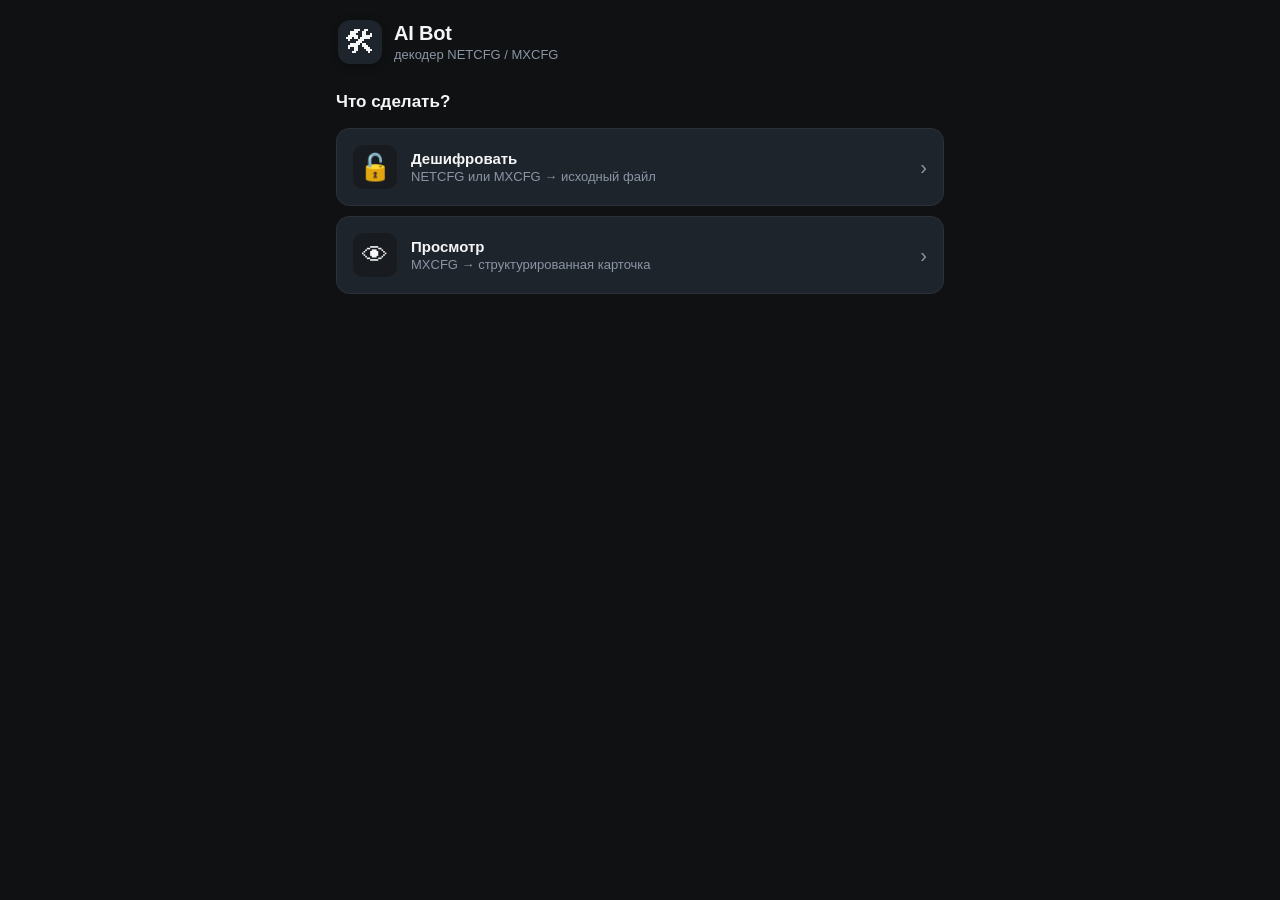
<file: frontend/index.html>
<!DOCTYPE html>
<html lang="ru">
<head>
  <meta charset="utf-8" />
  <meta name="viewport" content="width=device-width, initial-scale=1, viewport-fit=cover" />
  <meta name="theme-color" content="#0f1113" />
  <title>AI Bot · декодер конфигов</title>
  <script src="https://telegram.org/js/telegram-web-app.js"></script>
  <script>
    // Injected at deploy time with the backend URL. Falls back to same origin
    // when empty (useful for local dev with a reverse proxy).
    window.BACKEND_URL = "https://ai-bot-miniapp-backen-fiorcvkt.fly.dev";
  </script>
  <link rel="stylesheet" href="styles.css" />
</head>
<body>
  <main id="app">
    <header class="app-header">
      <div class="logo">🛠</div>
      <div>
        <h1>AI Bot</h1>
        <p class="subtitle">декодер NETCFG / MXCFG</p>
      </div>
    </header>

    <section id="screen-home" class="screen active">
      <h2>Что сделать?</h2>
      <div class="card-list">
        <button class="card" data-action="decrypt" type="button">
          <div class="card-icon">🔓</div>
          <div class="card-body">
            <div class="card-title">Дешифровать</div>
            <div class="card-desc">NETCFG или MXCFG → исходный файл</div>
          </div>
          <div class="card-chevron">›</div>
        </button>
        <button class="card" data-action="view" type="button">
          <div class="card-icon">👁</div>
          <div class="card-body">
            <div class="card-title">Просмотр</div>
            <div class="card-desc">MXCFG → структурированная карточка</div>
          </div>
          <div class="card-chevron">›</div>
        </button>
      </div>
    </section>

    <section id="screen-type" class="screen">
      <h2 id="type-title">Выбери тип файла</h2>
      <div class="card-list" id="type-list"></div>
    </section>

    <section id="screen-upload" class="screen">
      <h2 id="upload-title">Загрузи файл</h2>
      <p class="hint" id="upload-hint">Максимальный размер — 20 МБ</p>
      <label class="uploader">
        <input type="file" id="file-input" />
        <div class="uploader-body">
          <div class="uploader-icon">📎</div>
          <div class="uploader-title">Нажми, чтобы выбрать файл</div>
          <div class="uploader-hint">или перетащи сюда</div>
        </div>
      </label>
      <div id="selected-file" class="selected-file hidden"></div>
      <div class="button-row">
        <button id="btn-process" class="btn-primary" disabled type="button">
          ⚙ Обработать
        </button>
      </div>
    </section>

    <section id="screen-loading" class="screen screen-center">
      <div class="spinner"></div>
      <p class="muted">Обрабатываю файл…</p>
    </section>

    <section id="screen-result" class="screen">
      <h2 id="result-title">Готово</h2>
      <div id="result-body"></div>
      <div class="button-row">
        <button id="btn-download" class="btn-primary hidden" type="button">
          ⬇ Скачать
        </button>
      </div>
    </section>

    <div id="toast" class="toast hidden"></div>
  </main>

  <script src="app.js"></script>
</body>
</html>
</file>
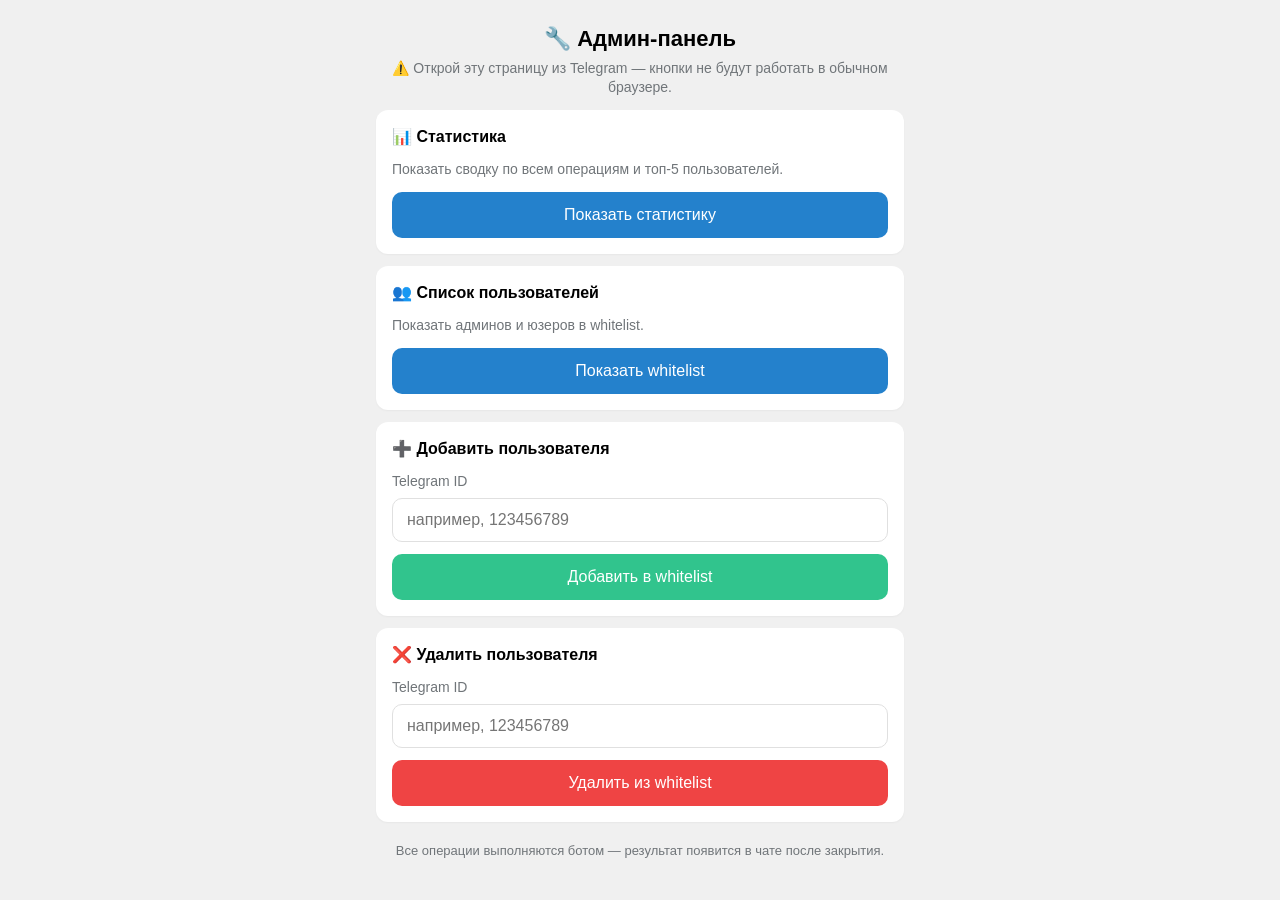
<file: webapp/index.html>
<!DOCTYPE html>
<html lang="ru">
<head>
  <meta charset="UTF-8">
  <meta name="viewport" content="width=device-width, initial-scale=1.0, viewport-fit=cover">
  <meta name="color-scheme" content="light dark">
  <title>ai_bot — Админ-панель</title>
  <script src="https://telegram.org/js/telegram-web-app.js"></script>
  <link rel="stylesheet" href="style.css">
</head>
<body>
  <main class="app">
    <header class="header">
      <h1>🔧 Админ-панель</h1>
      <p class="subtitle" id="user-info">Загрузка...</p>
    </header>

    <section class="card" aria-labelledby="stats-heading">
      <h2 id="stats-heading">📊 Статистика</h2>
      <p class="hint">
        Показать сводку по всем операциям и топ-5 пользователей.
      </p>
      <button type="button" class="btn btn-primary" data-op="stats">
        Показать статистику
      </button>
    </section>

    <section class="card" aria-labelledby="list-heading">
      <h2 id="list-heading">👥 Список пользователей</h2>
      <p class="hint">
        Показать админов и юзеров в whitelist.
      </p>
      <button type="button" class="btn btn-primary" data-op="list">
        Показать whitelist
      </button>
    </section>

    <section class="card" aria-labelledby="add-heading">
      <h2 id="add-heading">➕ Добавить пользователя</h2>
      <label class="field">
        <span>Telegram ID</span>
        <input
          type="number"
          inputmode="numeric"
          pattern="-?\d+"
          placeholder="например, 123456789"
          id="add-input"
          autocomplete="off"
        >
      </label>
      <button type="button" class="btn btn-success" data-op="add">
        Добавить в whitelist
      </button>
    </section>

    <section class="card" aria-labelledby="remove-heading">
      <h2 id="remove-heading">❌ Удалить пользователя</h2>
      <label class="field">
        <span>Telegram ID</span>
        <input
          type="number"
          inputmode="numeric"
          pattern="-?\d+"
          placeholder="например, 123456789"
          id="remove-input"
          autocomplete="off"
        >
      </label>
      <button type="button" class="btn btn-danger" data-op="remove">
        Удалить из whitelist
      </button>
    </section>

    <p class="footer-note">
      Все операции выполняются ботом — результат появится в чате после закрытия.
    </p>
  </main>

  <script src="app.js"></script>
</body>
</html>
</file>
<file: frontend/styles.css>
:root {
  --bg:            var(--tg-theme-bg-color,            #0f1113);
  --text:          var(--tg-theme-text-color,          #f5f5f5);
  --hint:          var(--tg-theme-hint-color,          #8b95a5);
  --link:          var(--tg-theme-link-color,          #6ab2f2);
  --button:        var(--tg-theme-button-color,        #3390ec);
  --button-text:   var(--tg-theme-button-text-color,   #ffffff);
  --section-bg:    var(--tg-theme-secondary-bg-color,  #181c20);
  --card-bg:       var(--tg-theme-section-bg-color,    #1e242b);
  --destructive:   var(--tg-theme-destructive-text-color, #e26767);
  --accent:        var(--tg-theme-accent-text-color,   #6ab2f2);
  --border:        rgba(255, 255, 255, 0.06);
  --success:       #4caf50;
}

* { box-sizing: border-box; }

html, body {
  margin: 0;
  padding: 0;
  background: var(--bg);
  color: var(--text);
  font-family: -apple-system, BlinkMacSystemFont, "SF Pro Text", "Segoe UI",
               Roboto, "Helvetica Neue", Arial, sans-serif;
  -webkit-tap-highlight-color: transparent;
  overscroll-behavior-y: contain;
}

main {
  max-width: 640px;
  margin: 0 auto;
  padding: 16px 16px calc(24px + env(safe-area-inset-bottom));
  min-height: 100vh;
  display: flex;
  flex-direction: column;
  gap: 16px;
}

.app-header {
  display: flex;
  align-items: center;
  gap: 12px;
  padding: 4px 2px 8px;
}
.logo {
  font-size: 32px;
  width: 44px;
  height: 44px;
  display: flex;
  align-items: center;
  justify-content: center;
  background: var(--card-bg);
  border-radius: 12px;
  box-shadow: 0 2px 8px rgba(0,0,0,0.25);
}
h1 {
  margin: 0;
  font-size: 20px;
  font-weight: 700;
  letter-spacing: -0.01em;
}
.subtitle {
  margin: 2px 0 0;
  color: var(--hint);
  font-size: 13px;
}

.screen {
  display: none;
  flex-direction: column;
  gap: 12px;
  animation: fadeIn 0.18s ease-out;
}
.screen.active {
  display: flex;
}
.screen-center {
  align-items: center;
  justify-content: center;
  min-height: 280px;
}

@keyframes fadeIn {
  from { opacity: 0; transform: translateY(4px); }
  to   { opacity: 1; transform: translateY(0); }
}

h2 {
  margin: 4px 0 4px;
  font-size: 17px;
  font-weight: 600;
  color: var(--text);
}
.hint, .muted {
  color: var(--hint);
  font-size: 13px;
  margin: 0;
}

/* Cards */
.card-list {
  display: flex;
  flex-direction: column;
  gap: 10px;
}
.card {
  display: flex;
  align-items: center;
  gap: 14px;
  padding: 16px;
  width: 100%;
  background: var(--card-bg);
  border: 1px solid var(--border);
  border-radius: 14px;
  color: inherit;
  text-align: left;
  font: inherit;
  cursor: pointer;
  transition: transform 0.08s ease, border-color 0.12s ease, background 0.12s ease;
}
.card:hover, .card:focus-visible {
  border-color: var(--button);
  background: color-mix(in srgb, var(--card-bg) 80%, var(--button) 20%);
  outline: none;
}
.card:active {
  transform: scale(0.98);
}
.card-icon {
  font-size: 26px;
  width: 44px;
  height: 44px;
  display: flex;
  align-items: center;
  justify-content: center;
  background: var(--section-bg);
  border-radius: 10px;
  flex-shrink: 0;
}
.card-body {
  flex: 1;
  min-width: 0;
}
.card-title {
  font-weight: 600;
  font-size: 15px;
}
.card-desc {
  color: var(--hint);
  font-size: 13px;
  margin-top: 2px;
}
.card-chevron {
  color: var(--hint);
  font-size: 20px;
  margin-left: 4px;
}

/* Uploader */
.uploader {
  display: block;
  padding: 28px 18px;
  border: 2px dashed rgba(255,255,255,0.12);
  border-radius: 14px;
  background: var(--card-bg);
  text-align: center;
  cursor: pointer;
  transition: border-color 0.15s ease, background 0.15s ease;
}
.uploader:hover, .uploader.dragover {
  border-color: var(--button);
  background: color-mix(in srgb, var(--card-bg) 70%, var(--button) 30%);
}
.uploader input[type="file"] {
  display: none;
}
.uploader-icon { font-size: 32px; margin-bottom: 6px; }
.uploader-title { font-weight: 600; font-size: 15px; }
.uploader-hint { color: var(--hint); font-size: 12px; margin-top: 2px; }

.selected-file {
  display: flex;
  align-items: center;
  gap: 10px;
  padding: 12px 14px;
  background: var(--card-bg);
  border: 1px solid var(--border);
  border-radius: 12px;
  font-size: 14px;
}
.selected-file .name {
  flex: 1;
  overflow: hidden;
  text-overflow: ellipsis;
  white-space: nowrap;
}
.selected-file .size {
  color: var(--hint);
  font-size: 12px;
  white-space: nowrap;
}

/* Buttons */
.button-row {
  display: flex;
  gap: 10px;
  margin-top: 4px;
}
.btn-primary, .btn-secondary {
  flex: 1;
  padding: 13px 16px;
  border-radius: 12px;
  border: none;
  font-size: 15px;
  font-weight: 600;
  font-family: inherit;
  cursor: pointer;
  transition: filter 0.12s ease, opacity 0.12s ease, transform 0.08s ease;
}
.btn-primary {
  background: var(--button);
  color: var(--button-text);
}
.btn-primary:hover:not(:disabled) { filter: brightness(1.07); }
.btn-primary:active:not(:disabled) { transform: scale(0.98); }
.btn-primary:disabled { opacity: 0.45; cursor: not-allowed; }
.btn-secondary {
  background: transparent;
  color: var(--hint);
  border: 1px solid var(--border);
}
.btn-secondary:hover { color: var(--text); border-color: var(--hint); }

/* Result */
#result-body {
  padding: 14px 16px;
  background: var(--card-bg);
  border: 1px solid var(--border);
  border-radius: 12px;
  font-size: 14px;
  line-height: 1.55;
  overflow-x: auto;
}
#result-body hr {
  border: 0;
  border-top: 1px solid var(--border);
  margin: 10px 0;
}
#result-body .mx-header   { font-size: 15px; margin-bottom: 2px; }
#result-body .mx-section  { margin-top: 12px; margin-bottom: 4px; color: var(--accent); }
#result-body .mx-row      { padding: 2px 0; }
#result-body .mx-row.sub  { padding-left: 12px; }
#result-body .mx-row.sub2 { padding-left: 24px; }
#result-body .mx-step     { padding-left: 12px; margin-top: 6px; font-weight: 600; }
#result-body .mx-hint     { color: var(--hint); font-weight: 400; }
#result-body b            { color: var(--text); }
#result-body pre          { white-space: pre-wrap; word-break: break-all; background: var(--section-bg); padding: 8px 10px; border-radius: 8px; }

.success-card {
  display: flex;
  align-items: center;
  gap: 12px;
  padding: 14px 16px;
  background: color-mix(in srgb, var(--card-bg) 85%, var(--success) 15%);
  border: 1px solid rgba(76, 175, 80, 0.3);
  border-radius: 12px;
}
.success-card .icon { font-size: 28px; }
.success-card .info { flex: 1; min-width: 0; }
.success-card .filename { font-weight: 600; overflow: hidden; text-overflow: ellipsis; white-space: nowrap; }
.success-card .meta { color: var(--hint); font-size: 12px; margin-top: 2px; }

/* Spinner */
.spinner {
  width: 44px;
  height: 44px;
  border: 3px solid rgba(255,255,255,0.12);
  border-top-color: var(--button);
  border-radius: 50%;
  animation: spin 0.9s linear infinite;
}
@keyframes spin { to { transform: rotate(360deg); } }

/* Toast */
.toast {
  position: fixed;
  left: 50%;
  bottom: calc(20px + env(safe-area-inset-bottom));
  transform: translateX(-50%);
  background: var(--card-bg);
  color: var(--text);
  padding: 12px 18px;
  border-radius: 12px;
  border: 1px solid var(--border);
  box-shadow: 0 8px 24px rgba(0,0,0,0.45);
  z-index: 100;
  max-width: 92vw;
  font-size: 14px;
  animation: toastIn 0.2s ease-out;
}
.toast.error {
  border-color: rgba(226, 103, 103, 0.5);
  background: color-mix(in srgb, var(--card-bg) 75%, var(--destructive) 25%);
}
@keyframes toastIn {
  from { opacity: 0; transform: translate(-50%, 10px); }
  to   { opacity: 1; transform: translate(-50%, 0); }
}

.hidden { display: none !important; }
</file>
<file: webapp/style.css>
:root {
  --bg: var(--tg-theme-bg-color, #ffffff);
  --text: var(--tg-theme-text-color, #000000);
  --hint: var(--tg-theme-hint-color, #707579);
  --link: var(--tg-theme-link-color, #2481cc);
  --button-bg: var(--tg-theme-button-color, #2481cc);
  --button-text: var(--tg-theme-button-text-color, #ffffff);
  --secondary-bg: var(--tg-theme-secondary-bg-color, #f0f0f0);
  --section-bg: var(--tg-theme-section-bg-color, #ffffff);
  --separator: var(--tg-theme-section-separator-color, #e0e0e0);

  --success: #31c48d;
  --danger: #ef4444;
}

* {
  box-sizing: border-box;
}

html, body {
  margin: 0;
  padding: 0;
  background: var(--secondary-bg);
  color: var(--text);
  font-family: -apple-system, BlinkMacSystemFont, "Segoe UI", Roboto, Helvetica, Arial, sans-serif;
  font-size: 16px;
  line-height: 1.4;
  min-height: 100vh;
  -webkit-font-smoothing: antialiased;
  -moz-osx-font-smoothing: grayscale;
}

.app {
  max-width: 560px;
  margin: 0 auto;
  padding: 16px;
  display: flex;
  flex-direction: column;
  gap: 12px;
  padding-bottom: max(16px, env(safe-area-inset-bottom));
}

.header {
  text-align: center;
  padding: 8px 0 0;
}

.header h1 {
  margin: 0;
  font-size: 22px;
  font-weight: 600;
}

.subtitle {
  margin: 4px 0 0;
  color: var(--hint);
  font-size: 14px;
}

.card {
  background: var(--section-bg);
  border-radius: 12px;
  padding: 16px;
  display: flex;
  flex-direction: column;
  gap: 12px;
  box-shadow: 0 1px 2px rgba(0, 0, 0, 0.04);
}

.card h2 {
  margin: 0;
  font-size: 16px;
  font-weight: 600;
}

.hint {
  margin: 0;
  color: var(--hint);
  font-size: 14px;
}

.field {
  display: flex;
  flex-direction: column;
  gap: 6px;
  font-size: 14px;
  color: var(--hint);
}

.field input {
  width: 100%;
  padding: 12px 14px;
  font-size: 16px;
  color: var(--text);
  background: var(--bg);
  border: 1px solid var(--separator);
  border-radius: 10px;
  outline: none;
  transition: border-color 0.15s ease;
}

.field input:focus {
  border-color: var(--link);
}

.field input::-webkit-outer-spin-button,
.field input::-webkit-inner-spin-button {
  -webkit-appearance: none;
  margin: 0;
}

.btn {
  display: inline-flex;
  align-items: center;
  justify-content: center;
  width: 100%;
  min-height: 46px;
  padding: 10px 16px;
  font-size: 16px;
  font-weight: 500;
  color: var(--button-text);
  background: var(--button-bg);
  border: none;
  border-radius: 10px;
  cursor: pointer;
  transition: opacity 0.15s ease, transform 0.05s ease;
  -webkit-tap-highlight-color: transparent;
}

.btn:active:not(:disabled) {
  transform: scale(0.98);
  opacity: 0.85;
}

.btn:disabled {
  opacity: 0.5;
  cursor: not-allowed;
}

.btn-success {
  background: var(--success);
}

.btn-danger {
  background: var(--danger);
}

.footer-note {
  margin: 8px 0;
  color: var(--hint);
  font-size: 13px;
  text-align: center;
}
</file>
